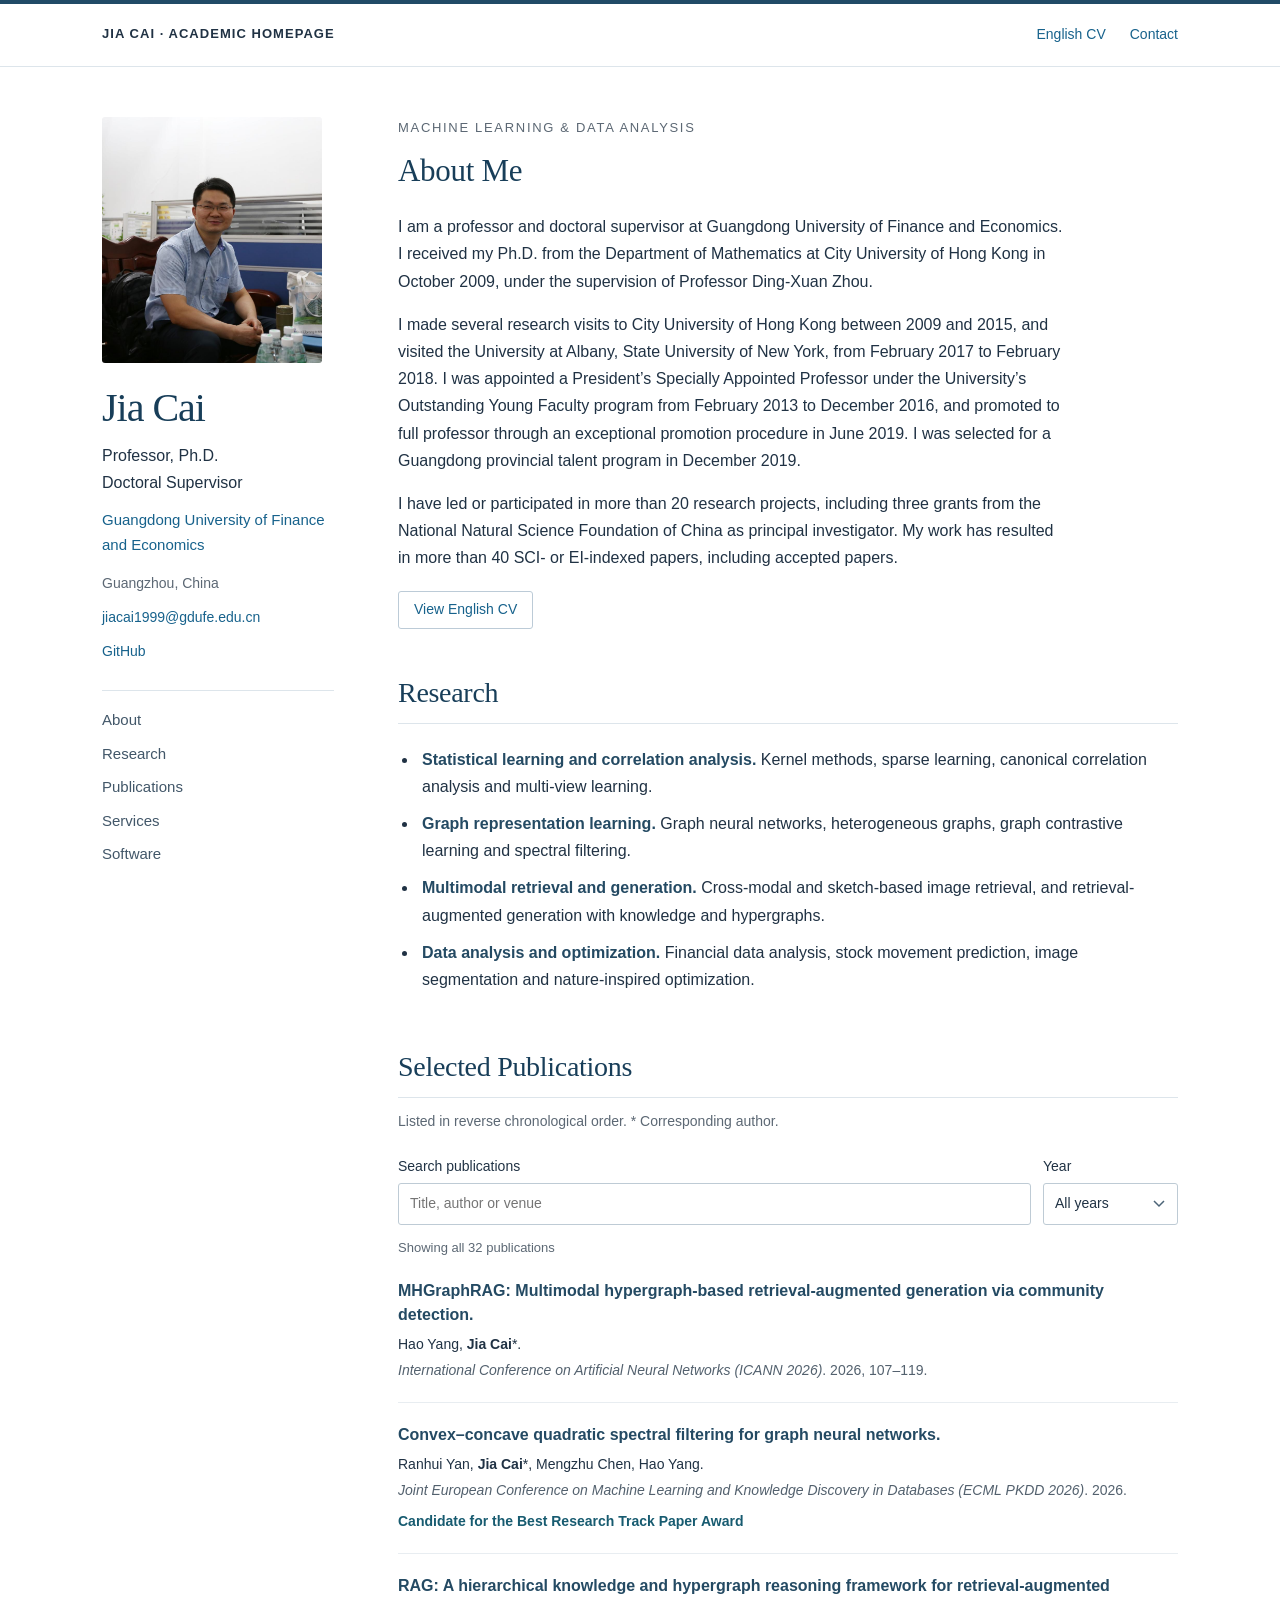
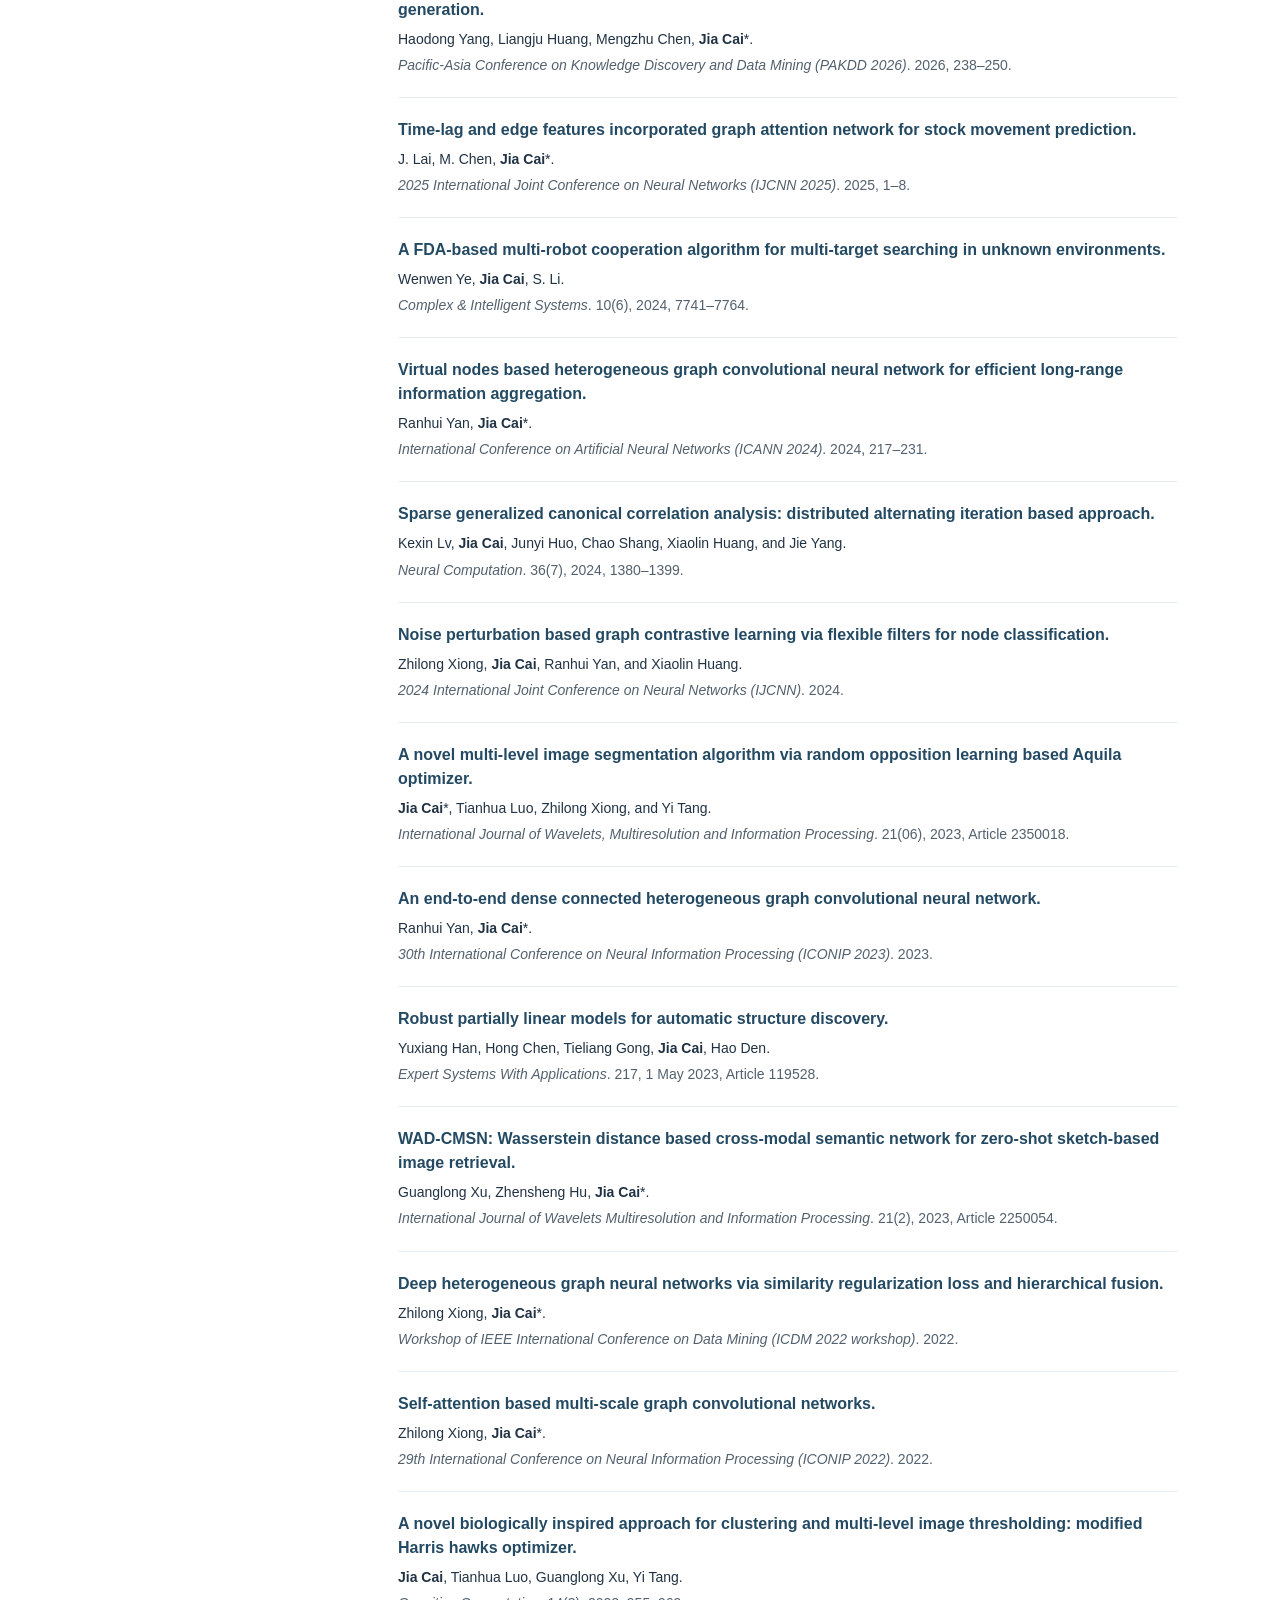
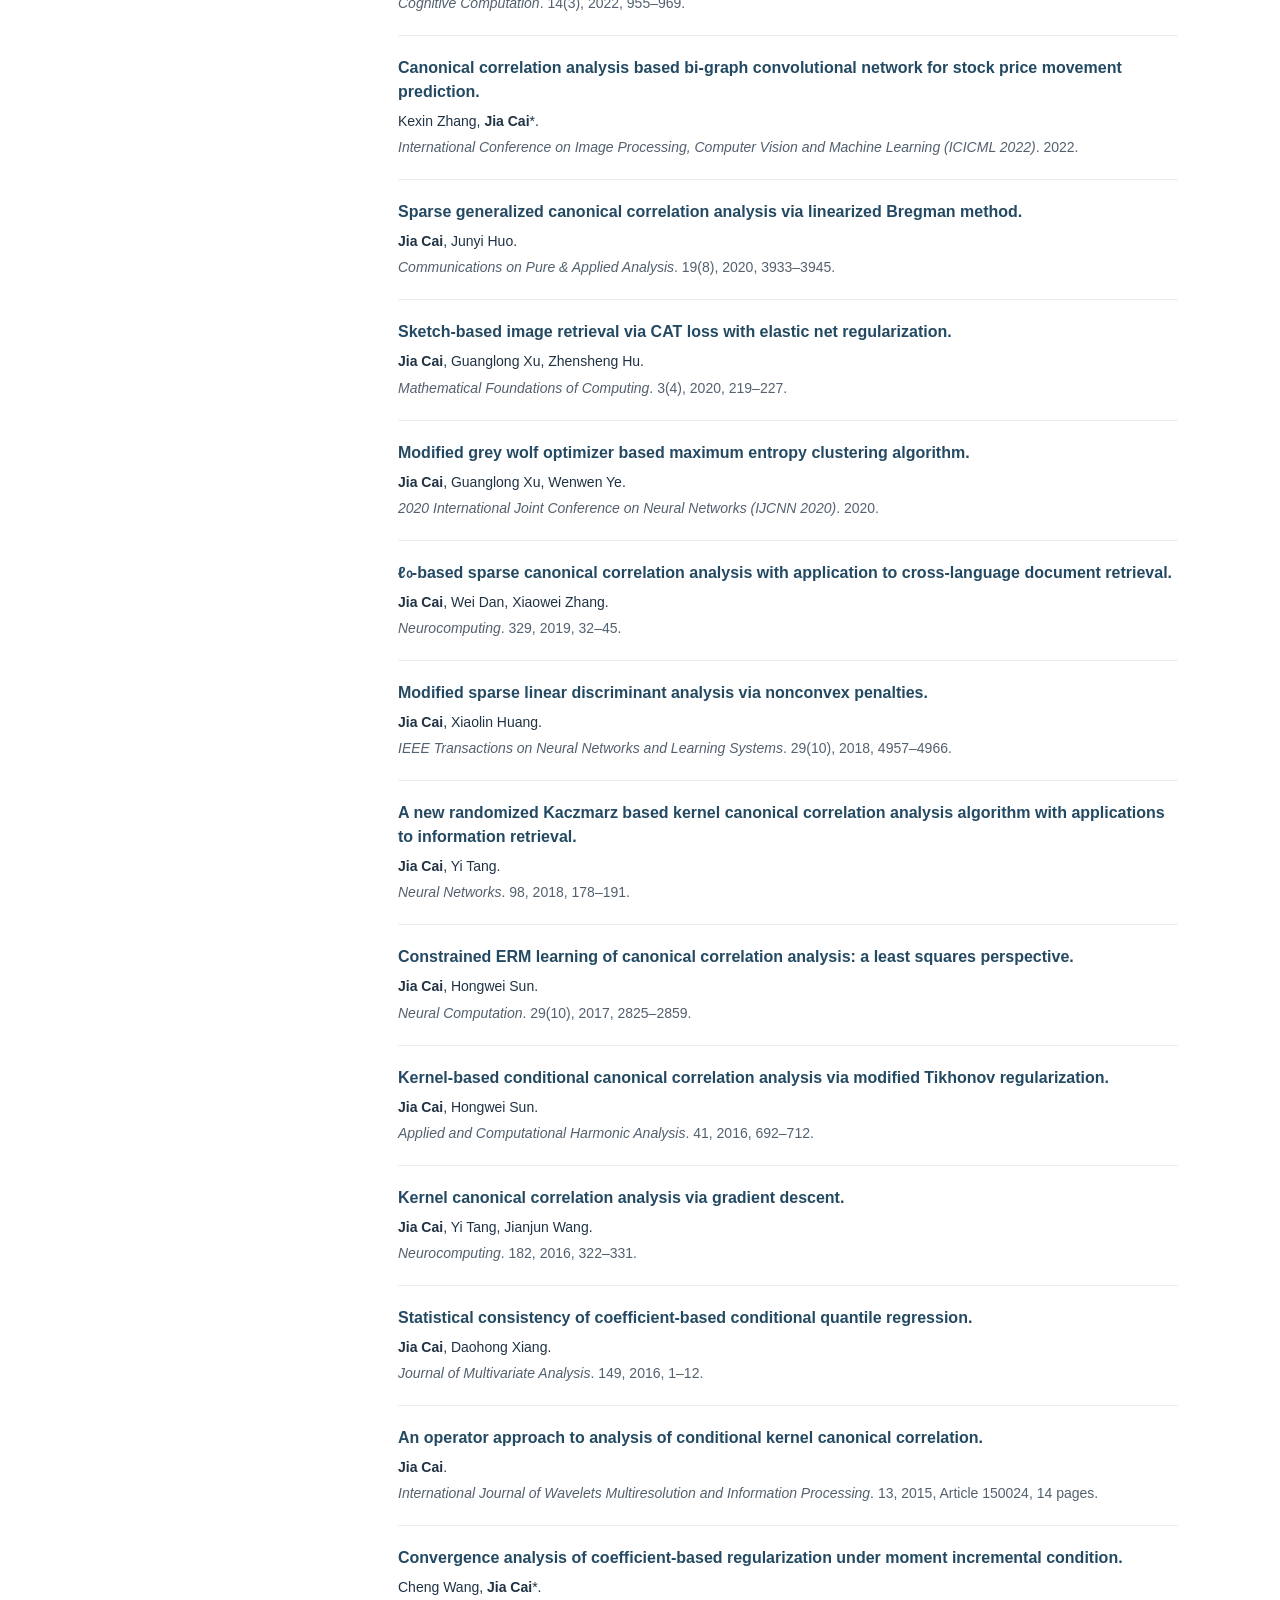
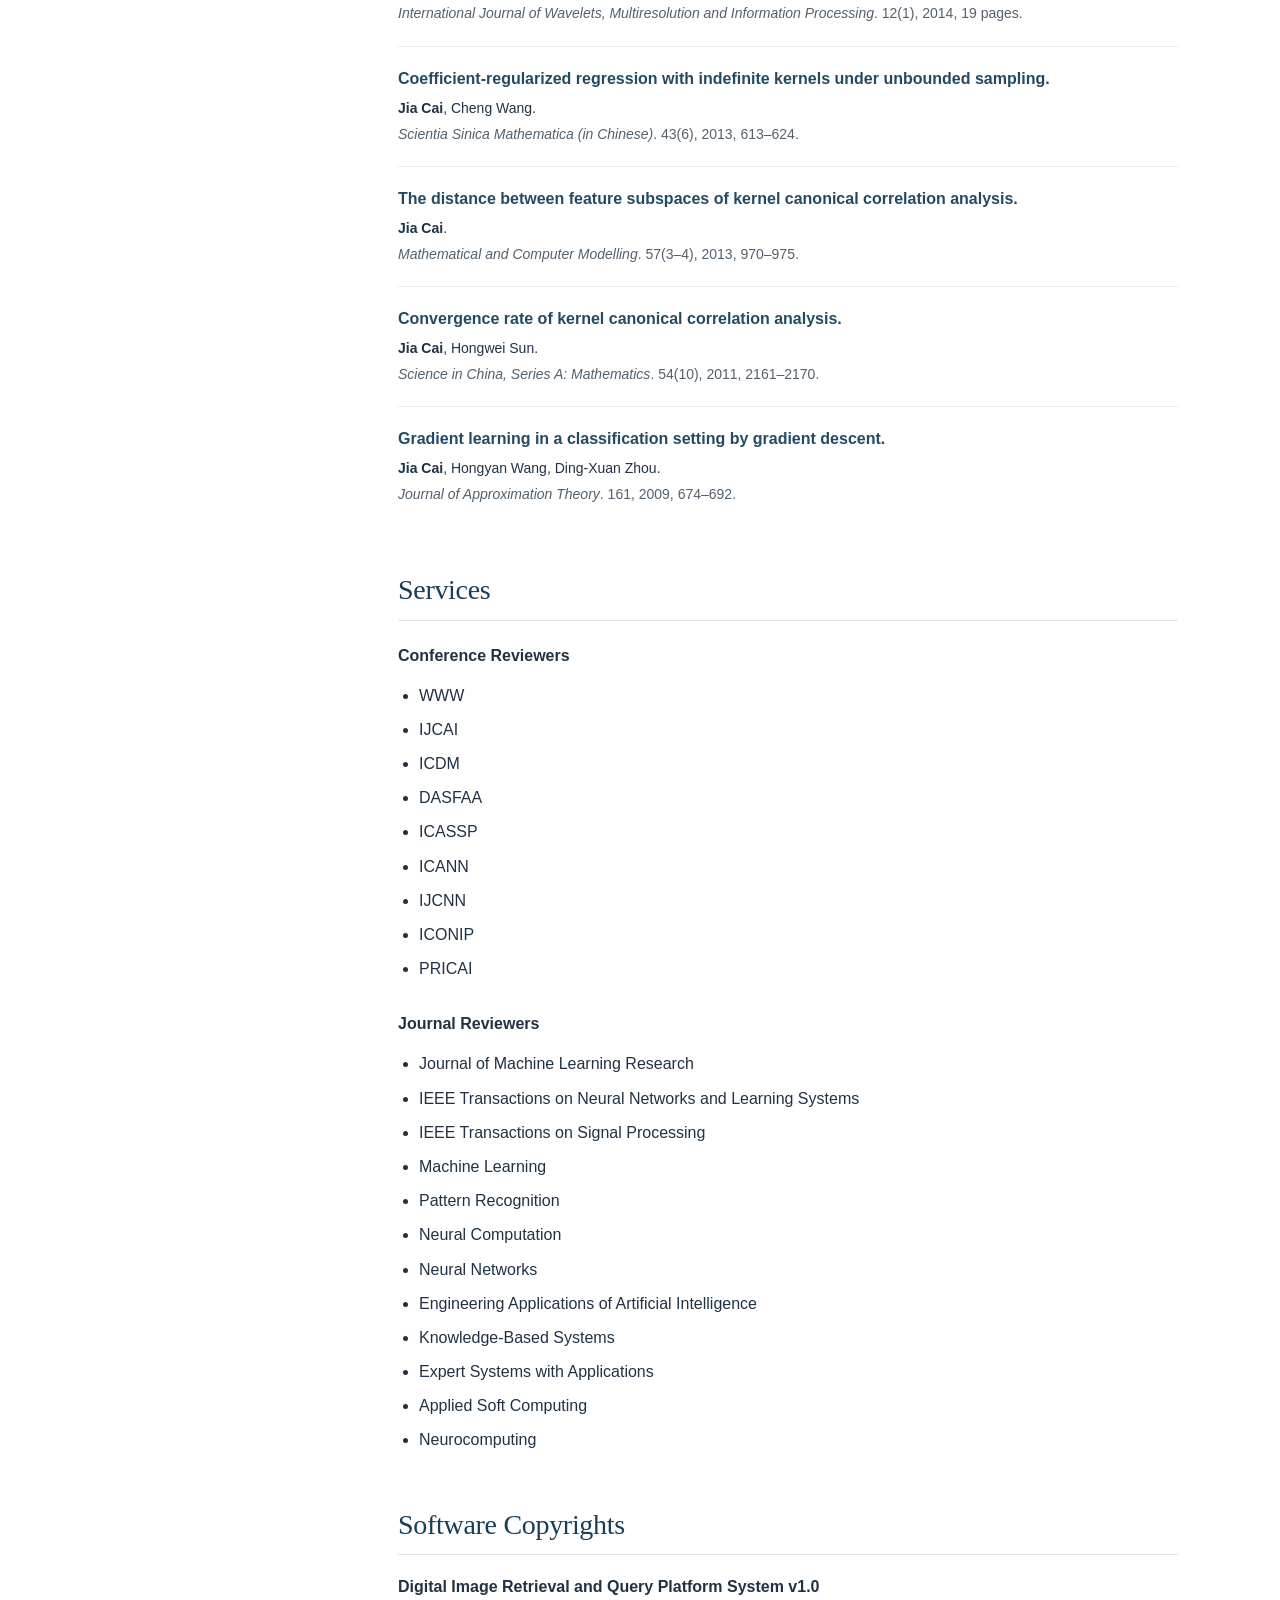
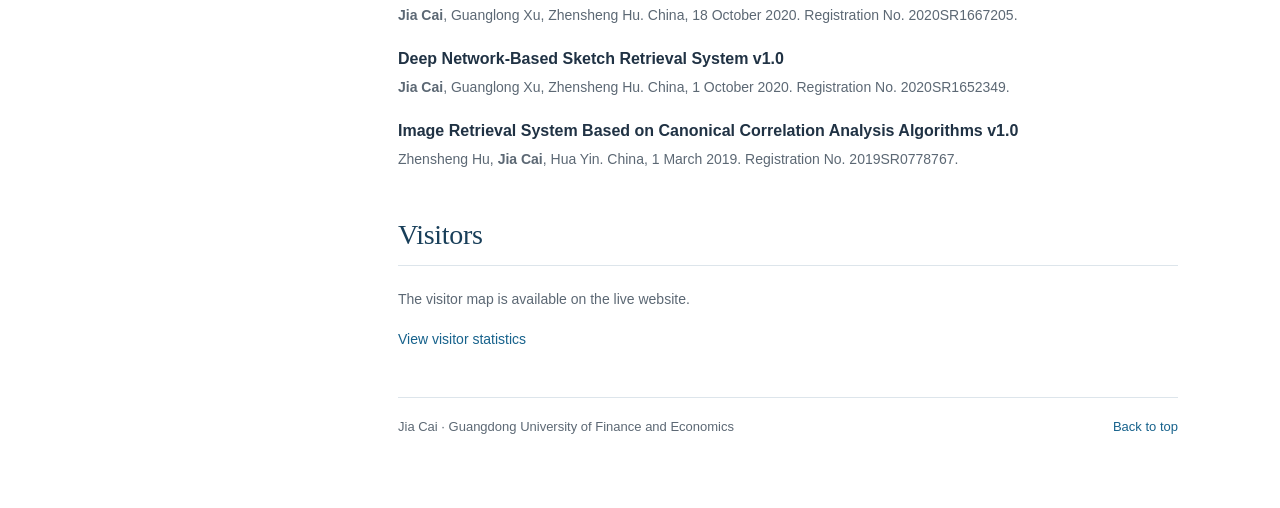
<file: index.html>
<!doctype html>
<html lang="en"><head><meta charset="utf-8"><meta name="viewport" content="width=device-width, initial-scale=1"><meta name="color-scheme" content="light"><meta name="description" content="Jia Cai · Guangdong University of Finance and Economics · Research and academic publications."><title>Jia Cai | Academic Homepage</title><link rel="icon" href="assets/favicon.svg" type="image/svg+xml"><link rel="stylesheet" href="assets/style.css"><script src="assets/main.js" defer=""></script></head>
<body><a class="skip" href="#main">Skip to content</a>
<header class="topbar"><div class="topbar-inner"><span class="topbrand">Jia Cai · Academic Homepage</span><div class="toplinks"><a href="cv.html">English CV</a><a href="mailto:jiacai1999@gdufe.edu.cn">Contact</a></div></div></header>
<div class="layout"><aside class="profile" aria-label="Profile and navigation">
<img class="portrait" src="[data-uri]" alt="Jia Cai" width="220" height="246">
<h1>Jia Cai</h1><p class="role">Professor, Ph.D.<br>Doctoral Supervisor</p>
<p class="affiliation"><a href="https://english.gdufe.edu.cn/">Guangdong University of Finance and Economics</a></p><p class="location">Guangzhou, China</p>
<a class="email" href="mailto:jiacai1999@gdufe.edu.cn">jiacai1999@gdufe.edu.cn</a>
<a class="profile-github" href="https://github.com/jiacai1999">GitHub</a><nav class="profile-nav" aria-label="Sections"><a href="#about">About</a><a href="#research">Research</a><a href="#publications">Publications</a><a href="#service">Services</a><a href="#software">Software</a></nav></aside>
<main class="main" id="main">
<section class="intro" id="about"><p class="intro-label">Machine Learning &amp; Data Analysis</p><h2>About Me</h2>



<p>I am a professor and doctoral supervisor at Guangdong University of Finance and Economics. I received my Ph.D. from the Department of Mathematics at City University of Hong Kong in October 2009, under the supervision of Professor Ding-Xuan Zhou.</p><p>I made several research visits to City University of Hong Kong between 2009 and 2015, and visited the University at Albany, State University of New York, from February 2017 to February 2018. I was appointed a President’s Specially Appointed Professor under the University’s Outstanding Young Faculty program from February 2013 to December 2016, and promoted to full professor through an exceptional promotion procedure in June 2019. I was selected for a Guangdong provincial talent program in December 2019.</p><p>I have led or participated in more than 20 research projects, including three grants from the National Natural Science Foundation of China as principal investigator. My work has resulted in more than 40 SCI- or EI-indexed papers, including accepted papers.</p><a class="cv-link" href="cv.html">View English CV</a></section>
<section id="research"><h2>Research</h2><ul class="research-list"><li><strong>Statistical learning and correlation analysis.</strong> Kernel methods, sparse learning, canonical correlation analysis and multi-view learning.</li><li><strong>Graph representation learning.</strong> Graph neural networks, heterogeneous graphs, graph contrastive learning and spectral filtering.</li><li><strong>Multimodal retrieval and generation.</strong> Cross-modal and sketch-based image retrieval, and retrieval-augmented generation with knowledge and hypergraphs.</li><li><strong>Data analysis and optimization.</strong> Financial data analysis, stock movement prediction, image segmentation and nature-inspired optimization.</li></ul></section>
<section id="publications"><h2>Selected Publications</h2><p class="section-note">Listed in reverse chronological order. * Corresponding author.</p>
<div class="pub-tools" hidden=""><label class="field" for="publication-search">Search publications<input id="publication-search" type="search" placeholder="Title, author or venue" autocomplete="off"></label><label class="field field-year" for="publication-year">Year<select id="publication-year"><option value="all">All years</option><option value="2026">2026</option><option value="2025">2025</option><option value="2024">2024</option><option value="2023">2023</option><option value="2022">2022</option><option value="2020">2020</option><option value="2019">2019</option><option value="2018">2018</option><option value="2017">2017</option><option value="2016">2016</option><option value="2015">2015</option><option value="2014">2014</option><option value="2013">2013</option><option value="2011">2011</option><option value="2009">2009</option></select></label></div><p class="pub-count" id="publication-count" role="status" aria-live="polite">Showing all 32 publications</p><ol class="publications"><li class="paper" data-year="2026"><div class="paper-body"><div class="paper-title">MHGraphRAG: Multimodal hypergraph-based retrieval-augmented generation via community detection.</div><p class="authors">Hao Yang, <strong>Jia Cai</strong>*.</p><p class="venue"><em>International Conference on Artificial Neural Networks (ICANN 2026)</em>. 2026, 107–119.</p></div></li><li class="paper" data-year="2026"><div class="paper-body"><div class="paper-title">Convex–concave quadratic spectral filtering for graph neural networks.</div><p class="authors">Ranhui Yan, <strong>Jia Cai</strong>*, Mengzhu Chen, Hao Yang.</p><p class="venue"><em>Joint European Conference on Machine Learning and Knowledge Discovery in Databases (ECML PKDD 2026)</em>. 2026.</p><p class="paper-highlight">Candidate for the Best Research Track Paper Award</p></div></li><li class="paper" data-year="2026"><div class="paper-body"><div class="paper-title">RAG: A hierarchical knowledge and hypergraph reasoning framework for retrieval-augmented generation.</div><p class="authors">Haodong Yang, Liangju Huang, Mengzhu Chen, <strong>Jia Cai</strong>*.</p><p class="venue"><em>Pacific-Asia Conference on Knowledge Discovery and Data Mining (PAKDD 2026)</em>. 2026, 238–250.</p></div></li><li class="paper" data-year="2025"><div class="paper-body"><div class="paper-title">Time-lag and edge features incorporated graph attention network for stock movement prediction.</div><p class="authors">J. Lai, M. Chen, <strong>Jia Cai</strong>*.</p><p class="venue"><em>2025 International Joint Conference on Neural Networks (IJCNN 2025)</em>. 2025, 1–8.</p></div></li><li class="paper" data-year="2024"><div class="paper-body"><div class="paper-title">A FDA-based multi-robot cooperation algorithm for multi-target searching in unknown environments.</div><p class="authors">Wenwen Ye, <strong>Jia Cai</strong>, S. Li.</p><p class="venue"><em>Complex &amp; Intelligent Systems</em>. 10(6), 2024, 7741–7764.</p></div></li><li class="paper" data-year="2024"><div class="paper-body"><div class="paper-title">Virtual nodes based heterogeneous graph convolutional neural network for efficient long-range information aggregation.</div><p class="authors">Ranhui Yan, <strong>Jia Cai</strong>*.</p><p class="venue"><em>International Conference on Artificial Neural Networks (ICANN 2024)</em>. 2024, 217–231.</p></div></li><li class="paper" data-year="2024"><div class="paper-body"><div class="paper-title">Sparse generalized canonical correlation analysis: distributed alternating iteration based approach.</div><p class="authors">Kexin Lv, <strong>Jia Cai</strong>, Junyi Huo, Chao Shang, Xiaolin Huang, and Jie Yang.</p><p class="venue"><em>Neural Computation</em>. 36(7), 2024, 1380–1399.</p></div></li><li class="paper" data-year="2024"><div class="paper-body"><div class="paper-title">Noise perturbation based graph contrastive learning via flexible filters for node classification.</div><p class="authors">Zhilong Xiong, <strong>Jia Cai</strong>, Ranhui Yan, and Xiaolin Huang.</p><p class="venue"><em>2024 International Joint Conference on Neural Networks (IJCNN)</em>. 2024.</p></div></li><li class="paper" data-year="2023"><div class="paper-body"><div class="paper-title">A novel multi-level image segmentation algorithm via random opposition learning based Aquila optimizer.</div><p class="authors"><strong>Jia Cai</strong>*, Tianhua Luo, Zhilong Xiong, and Yi Tang.</p><p class="venue"><em>International Journal of Wavelets, Multiresolution and Information Processing</em>. 21(06), 2023, Article 2350018.</p></div></li><li class="paper" data-year="2023"><div class="paper-body"><div class="paper-title">An end-to-end dense connected heterogeneous graph convolutional neural network.</div><p class="authors">Ranhui Yan, <strong>Jia Cai</strong>*.</p><p class="venue"><em>30th International Conference on Neural Information Processing (ICONIP 2023)</em>. 2023.</p></div></li><li class="paper" data-year="2023"><div class="paper-body"><div class="paper-title">Robust partially linear models for automatic structure discovery.</div><p class="authors">Yuxiang Han, Hong Chen, Tieliang Gong, <strong>Jia Cai</strong>, Hao Den.</p><p class="venue"><em>Expert Systems With Applications</em>. 217, 1 May 2023, Article 119528.</p></div></li><li class="paper" data-year="2023"><div class="paper-body"><div class="paper-title">WAD-CMSN: Wasserstein distance based cross-modal semantic network for zero-shot sketch-based image retrieval.</div><p class="authors">Guanglong Xu, Zhensheng Hu, <strong>Jia Cai</strong>*.</p><p class="venue"><em>International Journal of Wavelets Multiresolution and Information Processing</em>. 21(2), 2023, Article 2250054.</p></div></li><li class="paper" data-year="2022"><div class="paper-body"><div class="paper-title">Deep heterogeneous graph neural networks via similarity regularization loss and hierarchical fusion.</div><p class="authors">Zhilong Xiong, <strong>Jia Cai</strong>*.</p><p class="venue"><em>Workshop of IEEE International Conference on Data Mining (ICDM 2022 workshop)</em>. 2022.</p></div></li><li class="paper" data-year="2022"><div class="paper-body"><div class="paper-title">Self-attention based multi-scale graph convolutional networks.</div><p class="authors">Zhilong Xiong, <strong>Jia Cai</strong>*.</p><p class="venue"><em>29th International Conference on Neural Information Processing (ICONIP 2022)</em>. 2022.</p></div></li><li class="paper" data-year="2022"><div class="paper-body"><div class="paper-title">A novel biologically inspired approach for clustering and multi-level image thresholding: modified Harris hawks optimizer.</div><p class="authors"><strong>Jia Cai</strong>, Tianhua Luo, Guanglong Xu, Yi Tang.</p><p class="venue"><em>Cognitive Computation</em>. 14(3), 2022, 955–969.</p></div></li><li class="paper" data-year="2022"><div class="paper-body"><div class="paper-title">Canonical correlation analysis based bi-graph convolutional network for stock price movement prediction.</div><p class="authors">Kexin Zhang, <strong>Jia Cai</strong>*.</p><p class="venue"><em>International Conference on Image Processing, Computer Vision and Machine Learning (ICICML 2022)</em>. 2022.</p></div></li><li class="paper" data-year="2020"><div class="paper-body"><div class="paper-title">Sparse generalized canonical correlation analysis via linearized Bregman method.</div><p class="authors"><strong>Jia Cai</strong>, Junyi Huo.</p><p class="venue"><em>Communications on Pure &amp; Applied Analysis</em>. 19(8), 2020, 3933–3945.</p></div></li><li class="paper" data-year="2020"><div class="paper-body"><div class="paper-title">Sketch-based image retrieval via CAT loss with elastic net regularization.</div><p class="authors"><strong>Jia Cai</strong>, Guanglong Xu, Zhensheng Hu.</p><p class="venue"><em>Mathematical Foundations of Computing</em>. 3(4), 2020, 219–227.</p></div></li><li class="paper" data-year="2020"><div class="paper-body"><div class="paper-title">Modified grey wolf optimizer based maximum entropy clustering algorithm.</div><p class="authors"><strong>Jia Cai</strong>, Guanglong Xu, Wenwen Ye.</p><p class="venue"><em>2020 International Joint Conference on Neural Networks (IJCNN 2020)</em>. 2020.</p></div></li><li class="paper" data-year="2019"><div class="paper-body"><div class="paper-title">ℓ₀-based sparse canonical correlation analysis with application to cross-language document retrieval.</div><p class="authors"><strong>Jia Cai</strong>, Wei Dan, Xiaowei Zhang.</p><p class="venue"><em>Neurocomputing</em>. 329, 2019, 32–45.</p></div></li><li class="paper" data-year="2018"><div class="paper-body"><div class="paper-title">Modified sparse linear discriminant analysis via nonconvex penalties.</div><p class="authors"><strong>Jia Cai</strong>, Xiaolin Huang.</p><p class="venue"><em>IEEE Transactions on Neural Networks and Learning Systems</em>. 29(10), 2018, 4957–4966.</p></div></li><li class="paper" data-year="2018"><div class="paper-body"><div class="paper-title">A new randomized Kaczmarz based kernel canonical correlation analysis algorithm with applications to information retrieval.</div><p class="authors"><strong>Jia Cai</strong>, Yi Tang.</p><p class="venue"><em>Neural Networks</em>. 98, 2018, 178–191.</p></div></li><li class="paper" data-year="2017"><div class="paper-body"><div class="paper-title">Constrained ERM learning of canonical correlation analysis: a least squares perspective.</div><p class="authors"><strong>Jia Cai</strong>, Hongwei Sun.</p><p class="venue"><em>Neural Computation</em>. 29(10), 2017, 2825–2859.</p></div></li><li class="paper" data-year="2016"><div class="paper-body"><div class="paper-title">Kernel-based conditional canonical correlation analysis via modified Tikhonov regularization.</div><p class="authors"><strong>Jia Cai</strong>, Hongwei Sun.</p><p class="venue"><em>Applied and Computational Harmonic Analysis</em>. 41, 2016, 692–712.</p></div></li><li class="paper" data-year="2016"><div class="paper-body"><div class="paper-title">Kernel canonical correlation analysis via gradient descent.</div><p class="authors"><strong>Jia Cai</strong>, Yi Tang, Jianjun Wang.</p><p class="venue"><em>Neurocomputing</em>. 182, 2016, 322–331.</p></div></li><li class="paper" data-year="2016"><div class="paper-body"><div class="paper-title">Statistical consistency of coefficient-based conditional quantile regression.</div><p class="authors"><strong>Jia Cai</strong>, Daohong Xiang.</p><p class="venue"><em>Journal of Multivariate Analysis</em>. 149, 2016, 1–12.</p></div></li><li class="paper" data-year="2015"><div class="paper-body"><div class="paper-title">An operator approach to analysis of conditional kernel canonical correlation.</div><p class="authors"><strong>Jia Cai</strong>.</p><p class="venue"><em>International Journal of Wavelets Multiresolution and Information Processing</em>. 13, 2015, Article 150024, 14 pages.</p></div></li><li class="paper" data-year="2014"><div class="paper-body"><div class="paper-title">Convergence analysis of coefficient-based regularization under moment incremental condition.</div><p class="authors">Cheng Wang, <strong>Jia Cai</strong>*.</p><p class="venue"><em>International Journal of Wavelets, Multiresolution and Information Processing</em>. 12(1), 2014, 19 pages.</p></div></li><li class="paper" data-year="2013"><div class="paper-body"><div class="paper-title">Coefficient-regularized regression with indefinite kernels under unbounded sampling.</div><p class="authors"><strong>Jia Cai</strong>, Cheng Wang.</p><p class="venue"><em>Scientia Sinica Mathematica (in Chinese)</em>. 43(6), 2013, 613–624.</p></div></li><li class="paper" data-year="2013"><div class="paper-body"><div class="paper-title">The distance between feature subspaces of kernel canonical correlation analysis.</div><p class="authors"><strong>Jia Cai</strong>.</p><p class="venue"><em>Mathematical and Computer Modelling</em>. 57(3–4), 2013, 970–975.</p></div></li><li class="paper" data-year="2011"><div class="paper-body"><div class="paper-title">Convergence rate of kernel canonical correlation analysis.</div><p class="authors"><strong>Jia Cai</strong>, Hongwei Sun.</p><p class="venue"><em>Science in China, Series A: Mathematics</em>. 54(10), 2011, 2161–2170.</p></div></li><li class="paper" data-year="2009"><div class="paper-body"><div class="paper-title">Gradient learning in a classification setting by gradient descent.</div><p class="authors"><strong>Jia Cai</strong>, Hongyan Wang, Ding-Xuan Zhou.</p><p class="venue"><em>Journal of Approximation Theory</em>. 161, 2009, 674–692.</p></div></li></ol><p class="empty" id="publication-empty" hidden="">No publications match your search. Try another keyword or year.</p></section><section id="service"><h2>Services</h2><div id="reviewer-services"><h3 class="service-heading">Conference Reviewers</h3><ul class="service-list"><li>WWW</li><li>IJCAI</li><li>ICDM</li><li>DASFAA</li><li>ICASSP</li><li>ICANN</li><li>IJCNN</li><li>ICONIP</li><li>PRICAI</li></ul><h3 class="service-heading">Journal Reviewers</h3><ul class="service-list"><li>Journal of Machine Learning Research</li><li>IEEE Transactions on Neural Networks and Learning Systems</li><li>IEEE Transactions on Signal Processing</li><li>Machine Learning</li><li>Pattern Recognition</li><li>Neural Computation</li><li>Neural Networks</li><li>Engineering Applications of Artificial Intelligence</li><li>Knowledge-Based Systems</li><li>Expert Systems with Applications</li><li>Applied Soft Computing</li><li>Neurocomputing</li></ul></div></section><section id="software"><h2>Software Copyrights</h2><ul class="software"><li><h3>Digital Image Retrieval and Query Platform System v1.0</h3><p><strong>Jia Cai</strong>, Guanglong Xu, Zhensheng Hu. China, 18 October 2020. Registration No. 2020SR1667205.</p></li><li><h3>Deep Network-Based Sketch Retrieval System v1.0</h3><p><strong>Jia Cai</strong>, Guanglong Xu, Zhensheng Hu. China, 1 October 2020. Registration No. 2020SR1652349.</p></li><li><h3>Image Retrieval System Based on Canonical Correlation Analysis Algorithms v1.0</h3><p>Zhensheng Hu, <strong>Jia Cai</strong>, Hua Yin. China, 1 March 2019. Registration No. 2019SR0778767.</p></li></ul></section><section id="visitors"><h2>Visitors</h2><div id="visitor-map" data-widget-src="https://mapmyvisitors.com/map.js?d=szvL_T_7zQCtHbOSD461L-W_UhIlQwEbaZddHyyxJeQ&amp;cl=ffffff&amp;w=a" data-widget-kind="script" data-site-host="jiacai1999.github.io"><p class="visitor-local-note">The visitor map is available on the live website.</p></div><p class="visitor-caption"><a target="_blank" rel="noopener" href="https://mapmyvisitors.com/web/1c9ma">View visitor statistics</a></p></section><footer><span>Jia Cai · Guangdong University of Finance and Economics</span><a href="#about">Back to top</a></footer></main></div></body></html>
</file>
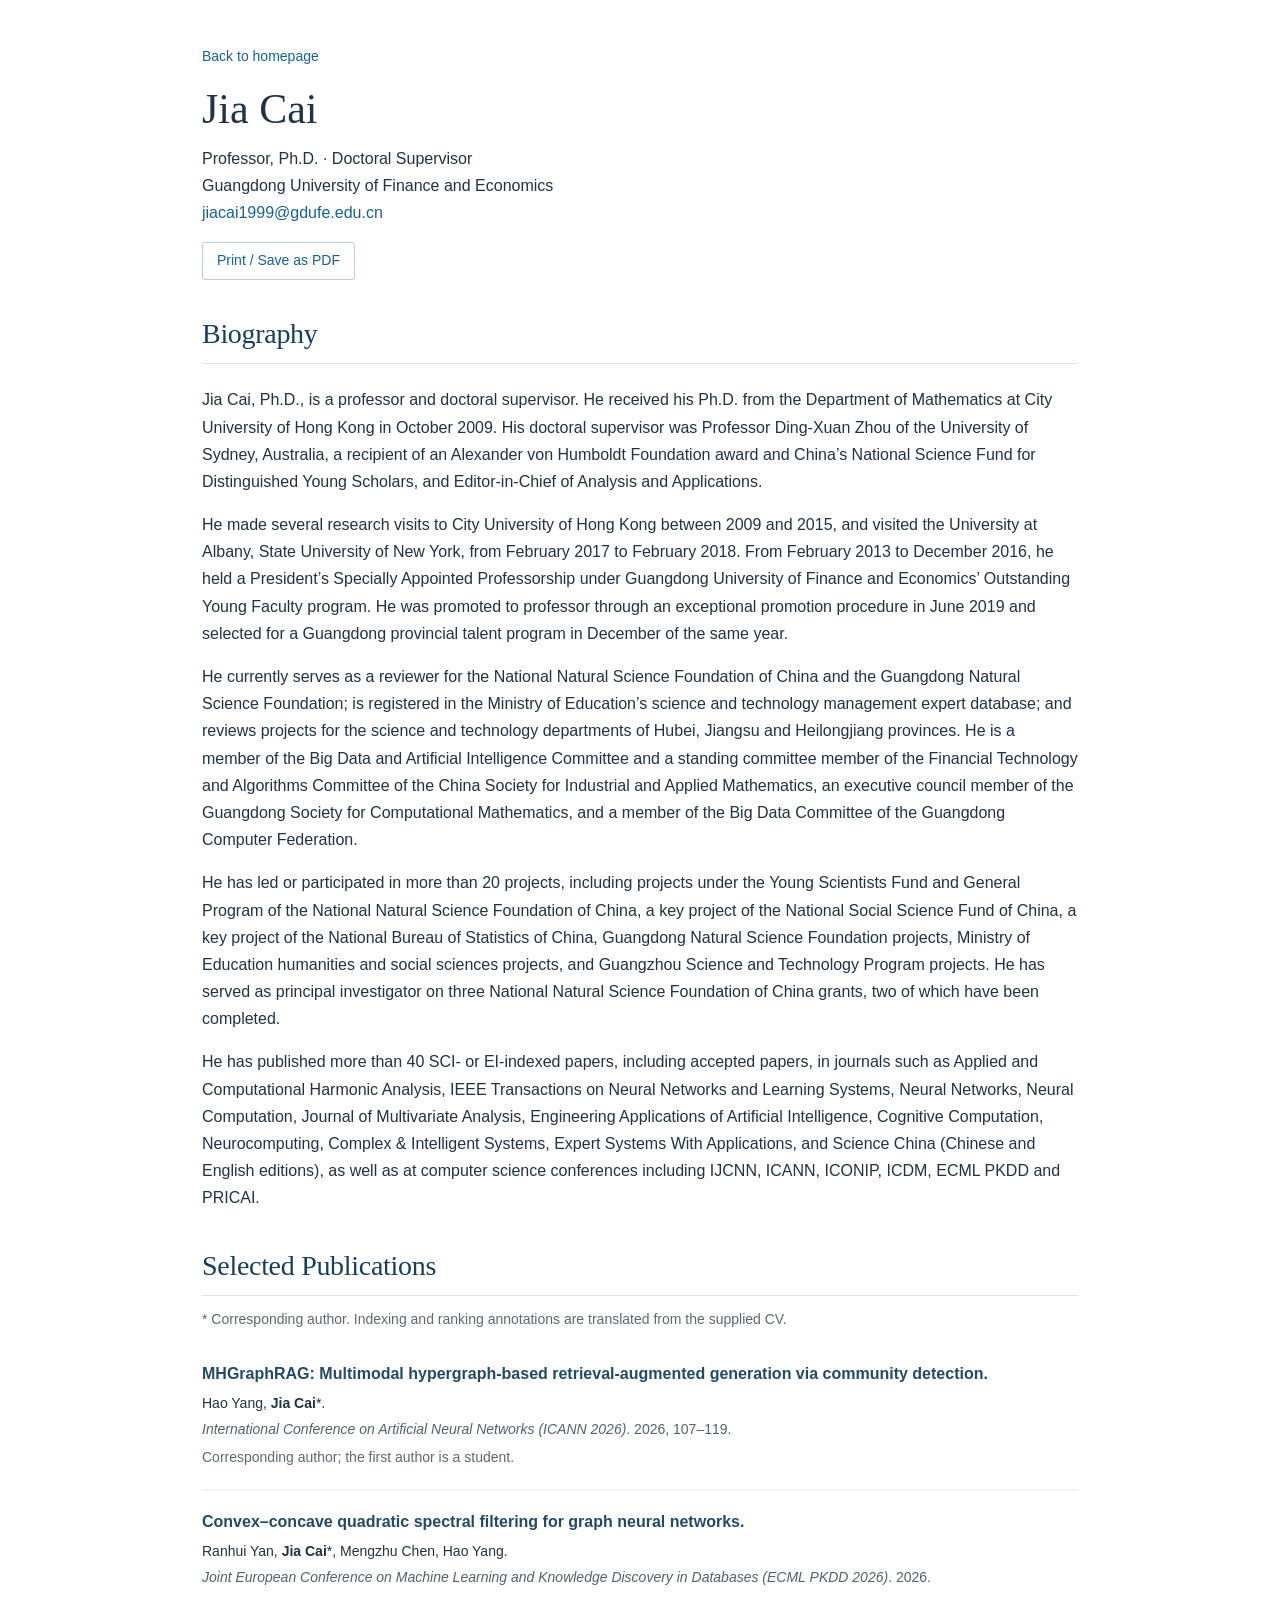
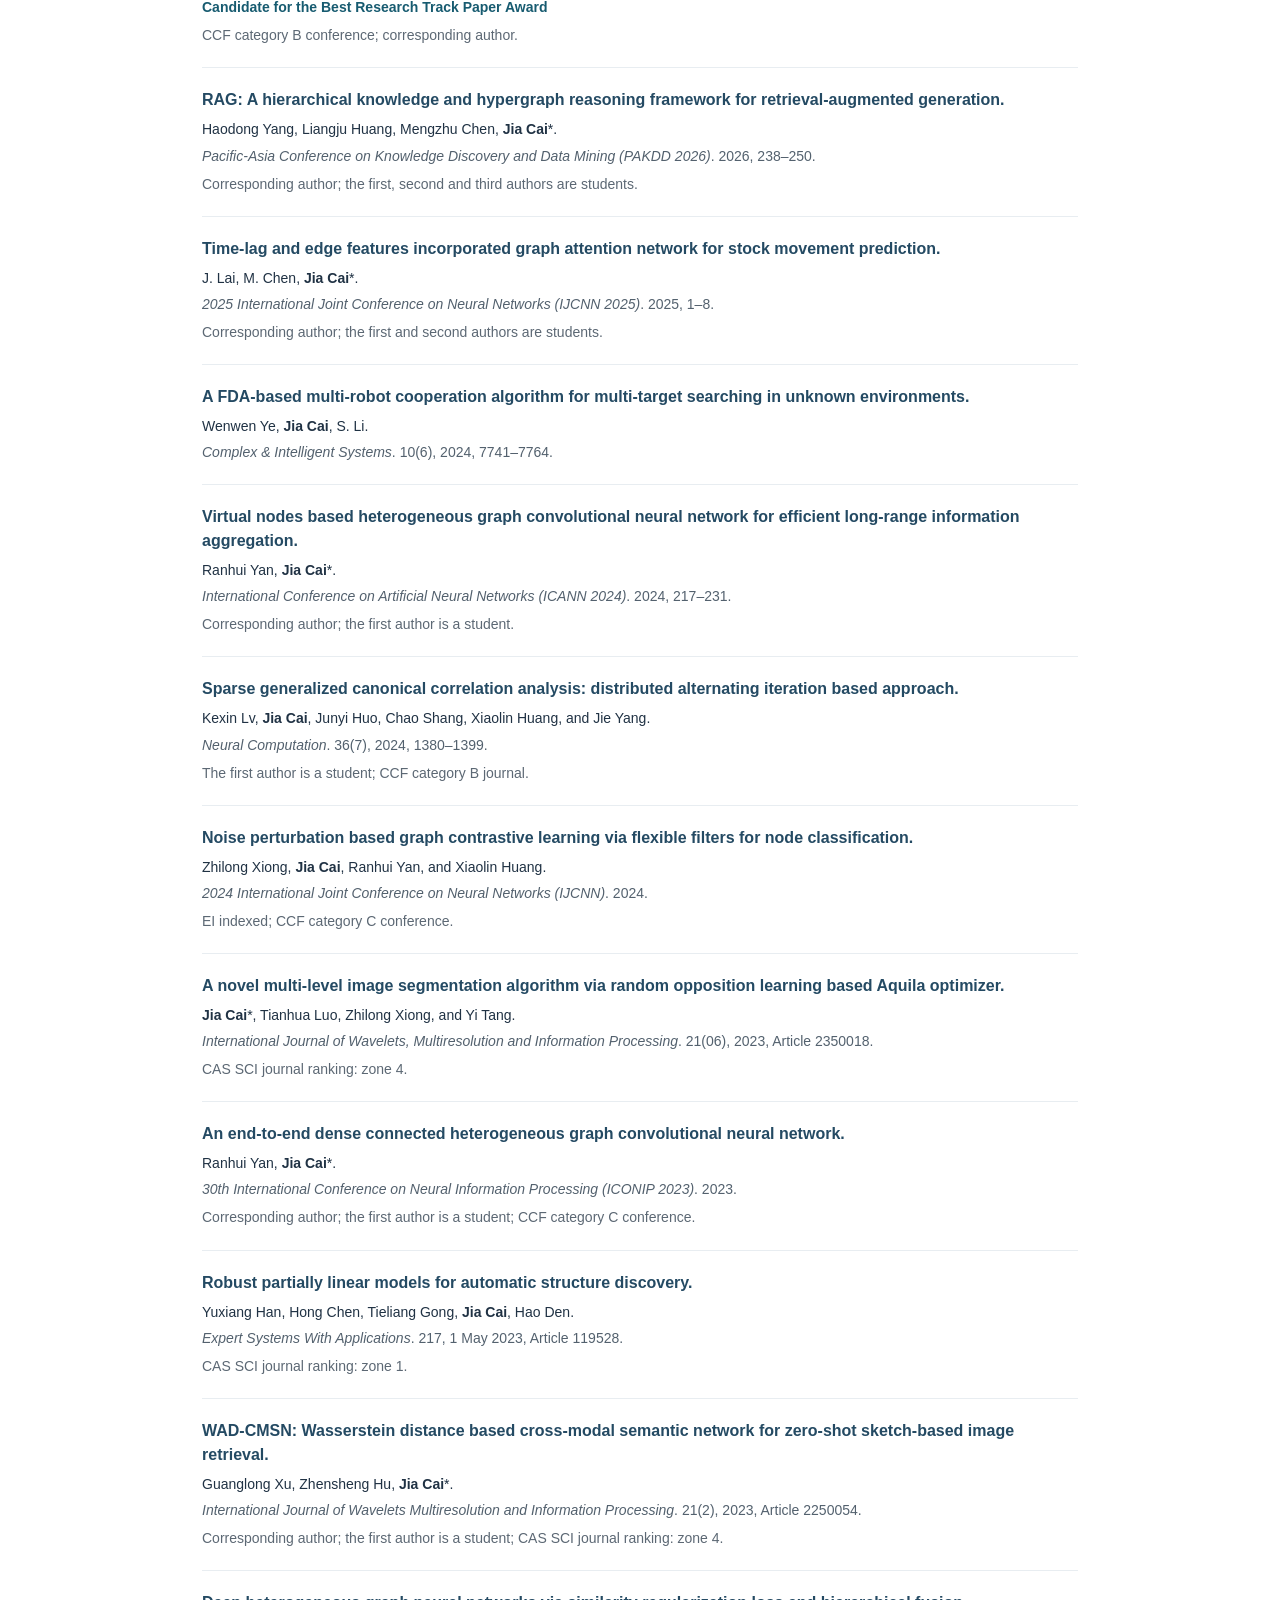
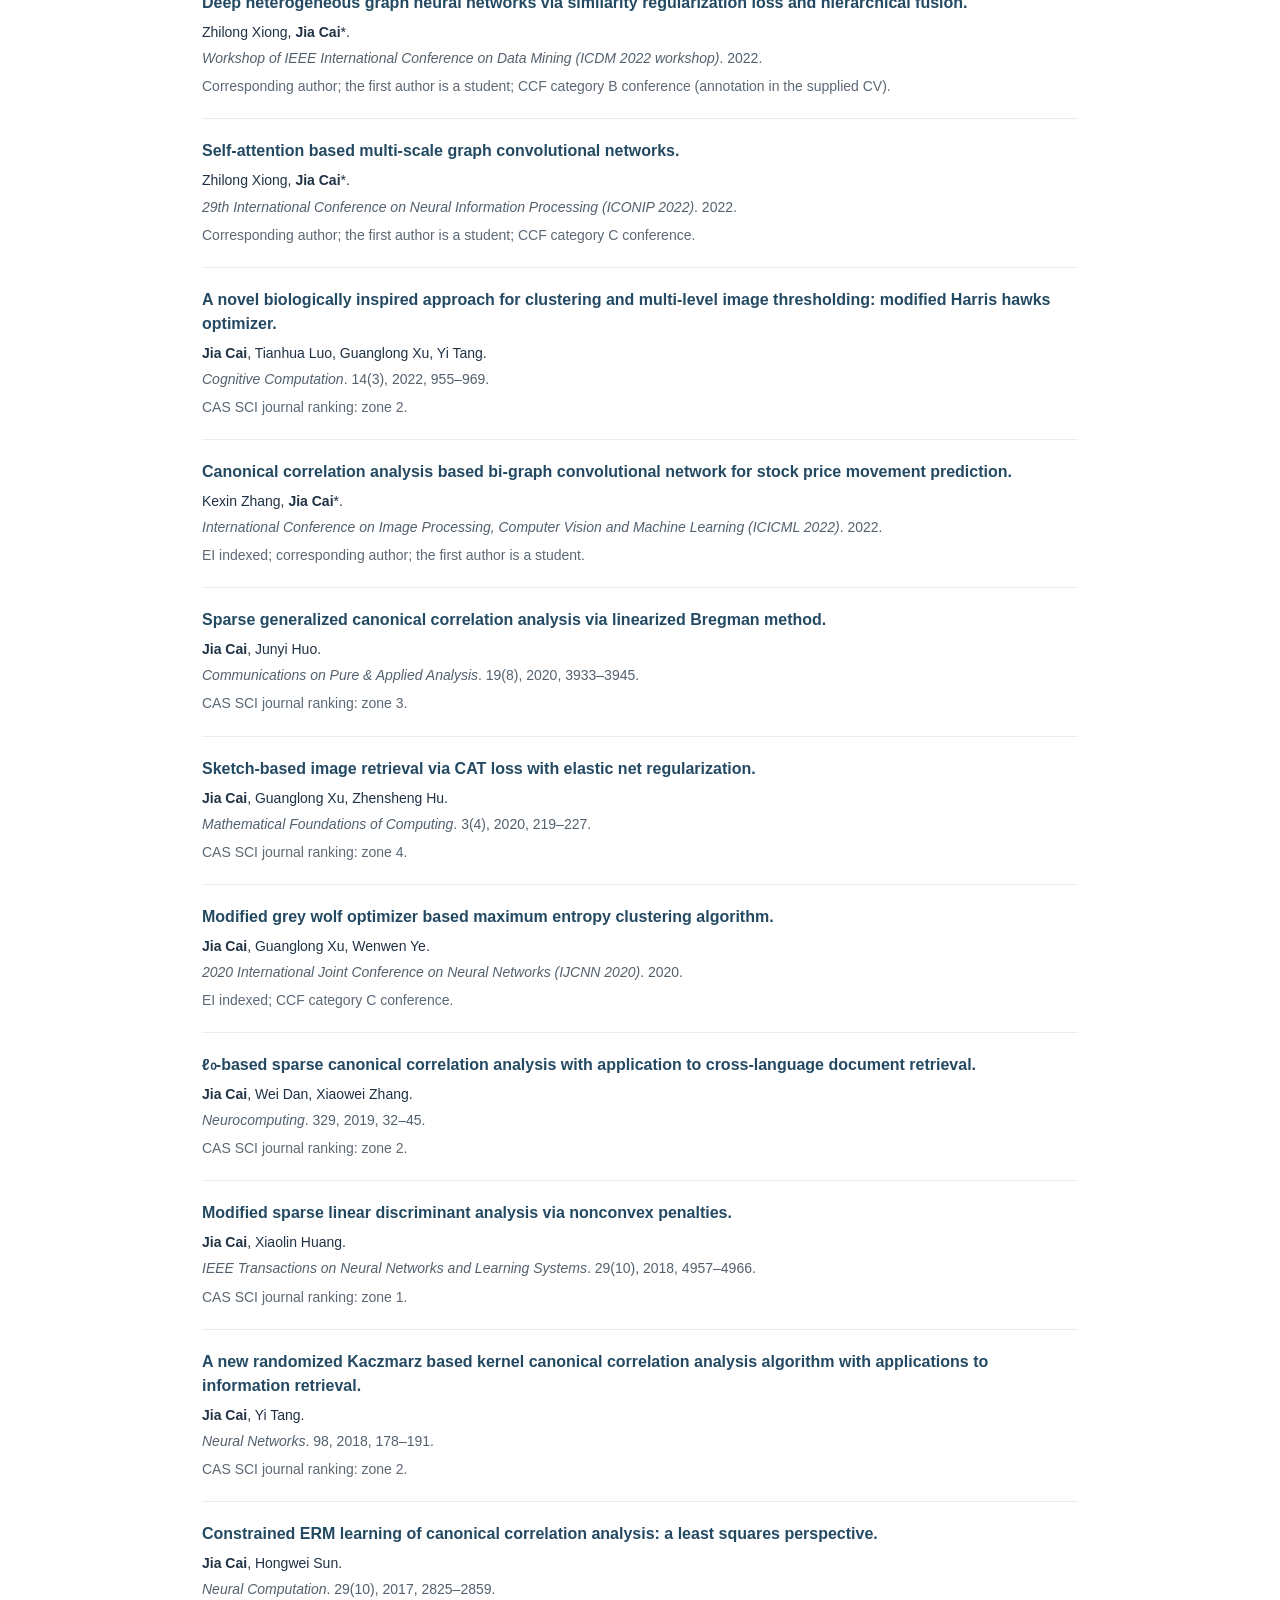
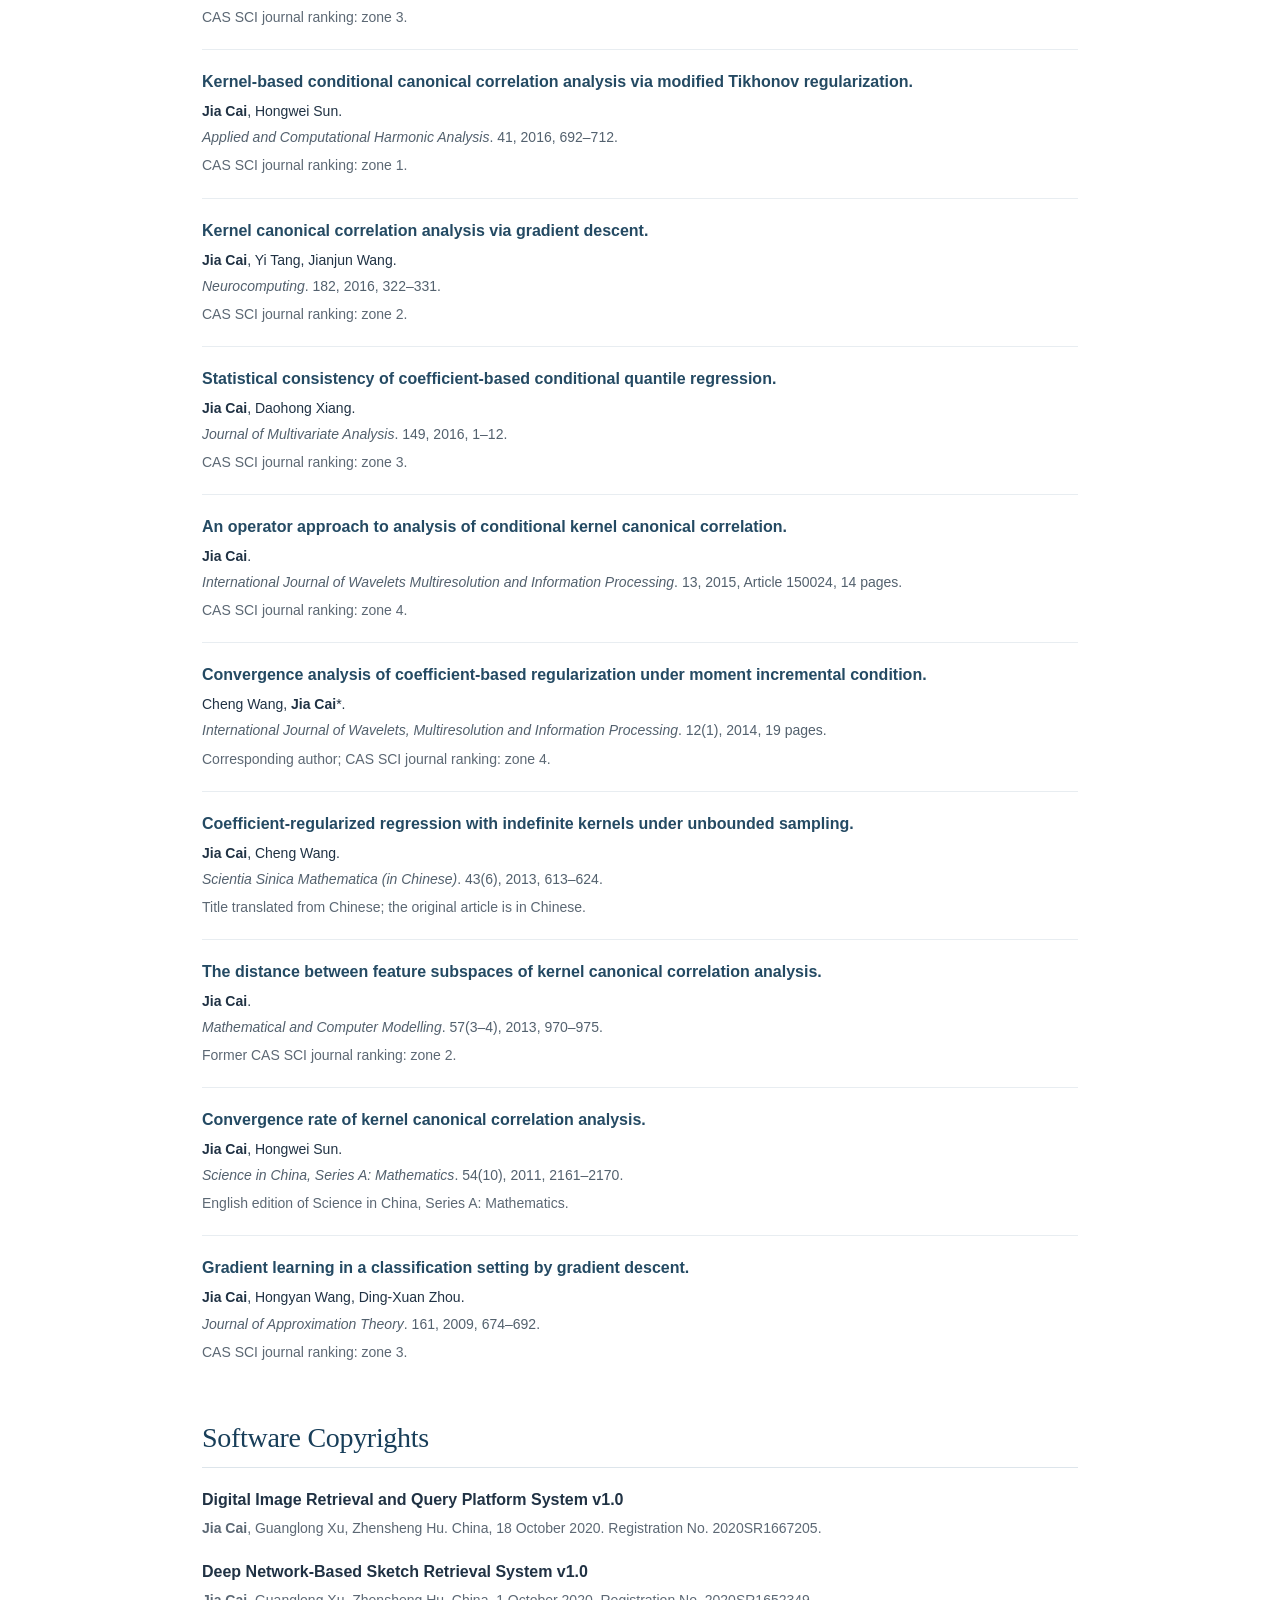
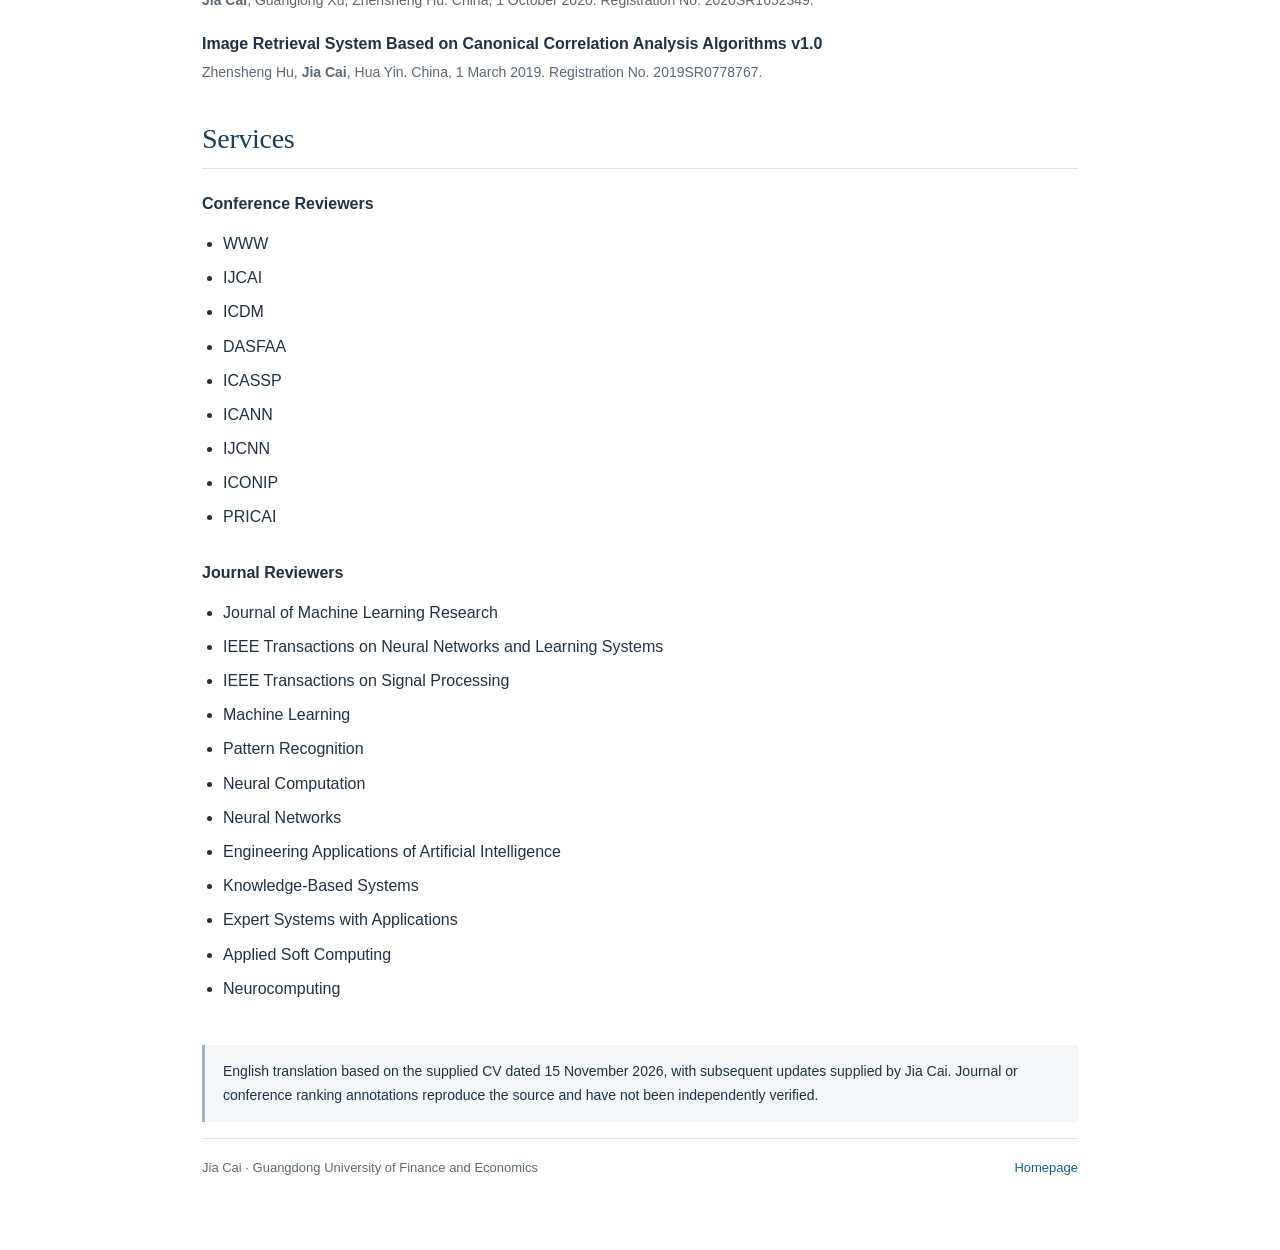
<file: cv.html>
<!doctype html>
<html lang="en"><head><meta charset="utf-8"><meta name="viewport" content="width=device-width, initial-scale=1"><meta name="color-scheme" content="light"><meta name="description" content="Jia Cai · Guangdong University of Finance and Economics · Research and academic publications."><title>Jia Cai | English Curriculum Vitae</title><link rel="icon" href="assets/favicon.svg" type="image/svg+xml"><link rel="stylesheet" href="assets/style.css"><script src="assets/main.js" defer=""></script></head><body><main class="cv-page"><a class="back" href="index.html">Back to homepage</a><h1>Jia Cai</h1><p>Professor, Ph.D. · Doctoral Supervisor<br>Guangdong University of Finance and Economics<br><a href="mailto:jiacai1999@gdufe.edu.cn">jiacai1999@gdufe.edu.cn</a></p><button class="print-control" id="print-cv" hidden="">Print / Save as PDF</button><section><h2>Biography</h2><p>Jia Cai, Ph.D., is a professor and doctoral supervisor. He received his Ph.D. from the Department of Mathematics at City University of Hong Kong in October 2009. His doctoral supervisor was Professor Ding-Xuan Zhou of the University of Sydney, Australia, a recipient of an Alexander von Humboldt Foundation award and China’s National Science Fund for Distinguished Young Scholars, and Editor-in-Chief of Analysis and Applications.</p><p>He made several research visits to City University of Hong Kong between 2009 and 2015, and visited the University at Albany, State University of New York, from February 2017 to February 2018. From February 2013 to December 2016, he held a President’s Specially Appointed Professorship under Guangdong University of Finance and Economics’ Outstanding Young Faculty program. He was promoted to professor through an exceptional promotion procedure in June 2019 and selected for a Guangdong provincial talent program in December of the same year.</p><p>He currently serves as a reviewer for the National Natural Science Foundation of China and the Guangdong Natural Science Foundation; is registered in the Ministry of Education’s science and technology management expert database; and reviews projects for the science and technology departments of Hubei, Jiangsu and Heilongjiang provinces. He is a member of the Big Data and Artificial Intelligence Committee and a standing committee member of the Financial Technology and Algorithms Committee of the China Society for Industrial and Applied Mathematics, an executive council member of the Guangdong Society for Computational Mathematics, and a member of the Big Data Committee of the Guangdong Computer Federation.</p><p>He has led or participated in more than 20 projects, including projects under the Young Scientists Fund and General Program of the National Natural Science Foundation of China, a key project of the National Social Science Fund of China, a key project of the National Bureau of Statistics of China, Guangdong Natural Science Foundation projects, Ministry of Education humanities and social sciences projects, and Guangzhou Science and Technology Program projects. He has served as principal investigator on three National Natural Science Foundation of China grants, two of which have been completed.</p><p>He has published more than 40 SCI- or EI-indexed papers, including accepted papers, in journals such as Applied and Computational Harmonic Analysis, IEEE Transactions on Neural Networks and Learning Systems, Neural Networks, Neural Computation, Journal of Multivariate Analysis, Engineering Applications of Artificial Intelligence, Cognitive Computation, Neurocomputing, Complex &amp; Intelligent Systems, Expert Systems With Applications, and Science China (Chinese and English editions), as well as at computer science conferences including IJCNN, ICANN, ICONIP, ICDM, ECML PKDD and PRICAI.</p></section><section><h2>Selected Publications</h2><p class="section-note">* Corresponding author. Indexing and ranking annotations are translated from the supplied CV.</p><ol class="publications"><li class="paper" data-year="2026"><div class="paper-body"><div class="paper-title">MHGraphRAG: Multimodal hypergraph-based retrieval-augmented generation via community detection.</div><p class="authors">Hao Yang, <strong>Jia Cai</strong>*.</p><p class="venue"><em>International Conference on Artificial Neural Networks (ICANN 2026)</em>. 2026, 107–119.</p><p class="paper-note">Corresponding author; the first author is a student.</p></div></li><li class="paper" data-year="2026"><div class="paper-body"><div class="paper-title">Convex–concave quadratic spectral filtering for graph neural networks.</div><p class="authors">Ranhui Yan, <strong>Jia Cai</strong>*, Mengzhu Chen, Hao Yang.</p><p class="venue"><em>Joint European Conference on Machine Learning and Knowledge Discovery in Databases (ECML PKDD 2026)</em>. 2026.</p><p class="paper-highlight">Candidate for the Best Research Track Paper Award</p><p class="paper-note">CCF category B conference; corresponding author.</p></div></li><li class="paper" data-year="2026"><div class="paper-body"><div class="paper-title">RAG: A hierarchical knowledge and hypergraph reasoning framework for retrieval-augmented generation.</div><p class="authors">Haodong Yang, Liangju Huang, Mengzhu Chen, <strong>Jia Cai</strong>*.</p><p class="venue"><em>Pacific-Asia Conference on Knowledge Discovery and Data Mining (PAKDD 2026)</em>. 2026, 238–250.</p><p class="paper-note">Corresponding author; the first, second and third authors are students.</p></div></li><li class="paper" data-year="2025"><div class="paper-body"><div class="paper-title">Time-lag and edge features incorporated graph attention network for stock movement prediction.</div><p class="authors">J. Lai, M. Chen, <strong>Jia Cai</strong>*.</p><p class="venue"><em>2025 International Joint Conference on Neural Networks (IJCNN 2025)</em>. 2025, 1–8.</p><p class="paper-note">Corresponding author; the first and second authors are students.</p></div></li><li class="paper" data-year="2024"><div class="paper-body"><div class="paper-title">A FDA-based multi-robot cooperation algorithm for multi-target searching in unknown environments.</div><p class="authors">Wenwen Ye, <strong>Jia Cai</strong>, S. Li.</p><p class="venue"><em>Complex &amp; Intelligent Systems</em>. 10(6), 2024, 7741–7764.</p></div></li><li class="paper" data-year="2024"><div class="paper-body"><div class="paper-title">Virtual nodes based heterogeneous graph convolutional neural network for efficient long-range information aggregation.</div><p class="authors">Ranhui Yan, <strong>Jia Cai</strong>*.</p><p class="venue"><em>International Conference on Artificial Neural Networks (ICANN 2024)</em>. 2024, 217–231.</p><p class="paper-note">Corresponding author; the first author is a student.</p></div></li><li class="paper" data-year="2024"><div class="paper-body"><div class="paper-title">Sparse generalized canonical correlation analysis: distributed alternating iteration based approach.</div><p class="authors">Kexin Lv, <strong>Jia Cai</strong>, Junyi Huo, Chao Shang, Xiaolin Huang, and Jie Yang.</p><p class="venue"><em>Neural Computation</em>. 36(7), 2024, 1380–1399.</p><p class="paper-note">The first author is a student; CCF category B journal.</p></div></li><li class="paper" data-year="2024"><div class="paper-body"><div class="paper-title">Noise perturbation based graph contrastive learning via flexible filters for node classification.</div><p class="authors">Zhilong Xiong, <strong>Jia Cai</strong>, Ranhui Yan, and Xiaolin Huang.</p><p class="venue"><em>2024 International Joint Conference on Neural Networks (IJCNN)</em>. 2024.</p><p class="paper-note">EI indexed; CCF category C conference.</p></div></li><li class="paper" data-year="2023"><div class="paper-body"><div class="paper-title">A novel multi-level image segmentation algorithm via random opposition learning based Aquila optimizer.</div><p class="authors"><strong>Jia Cai</strong>*, Tianhua Luo, Zhilong Xiong, and Yi Tang.</p><p class="venue"><em>International Journal of Wavelets, Multiresolution and Information Processing</em>. 21(06), 2023, Article 2350018.</p><p class="paper-note">CAS SCI journal ranking: zone 4.</p></div></li><li class="paper" data-year="2023"><div class="paper-body"><div class="paper-title">An end-to-end dense connected heterogeneous graph convolutional neural network.</div><p class="authors">Ranhui Yan, <strong>Jia Cai</strong>*.</p><p class="venue"><em>30th International Conference on Neural Information Processing (ICONIP 2023)</em>. 2023.</p><p class="paper-note">Corresponding author; the first author is a student; CCF category C conference.</p></div></li><li class="paper" data-year="2023"><div class="paper-body"><div class="paper-title">Robust partially linear models for automatic structure discovery.</div><p class="authors">Yuxiang Han, Hong Chen, Tieliang Gong, <strong>Jia Cai</strong>, Hao Den.</p><p class="venue"><em>Expert Systems With Applications</em>. 217, 1 May 2023, Article 119528.</p><p class="paper-note">CAS SCI journal ranking: zone 1.</p></div></li><li class="paper" data-year="2023"><div class="paper-body"><div class="paper-title">WAD-CMSN: Wasserstein distance based cross-modal semantic network for zero-shot sketch-based image retrieval.</div><p class="authors">Guanglong Xu, Zhensheng Hu, <strong>Jia Cai</strong>*.</p><p class="venue"><em>International Journal of Wavelets Multiresolution and Information Processing</em>. 21(2), 2023, Article 2250054.</p><p class="paper-note">Corresponding author; the first author is a student; CAS SCI journal ranking: zone 4.</p></div></li><li class="paper" data-year="2022"><div class="paper-body"><div class="paper-title">Deep heterogeneous graph neural networks via similarity regularization loss and hierarchical fusion.</div><p class="authors">Zhilong Xiong, <strong>Jia Cai</strong>*.</p><p class="venue"><em>Workshop of IEEE International Conference on Data Mining (ICDM 2022 workshop)</em>. 2022.</p><p class="paper-note">Corresponding author; the first author is a student; CCF category B conference (annotation in the supplied CV).</p></div></li><li class="paper" data-year="2022"><div class="paper-body"><div class="paper-title">Self-attention based multi-scale graph convolutional networks.</div><p class="authors">Zhilong Xiong, <strong>Jia Cai</strong>*.</p><p class="venue"><em>29th International Conference on Neural Information Processing (ICONIP 2022)</em>. 2022.</p><p class="paper-note">Corresponding author; the first author is a student; CCF category C conference.</p></div></li><li class="paper" data-year="2022"><div class="paper-body"><div class="paper-title">A novel biologically inspired approach for clustering and multi-level image thresholding: modified Harris hawks optimizer.</div><p class="authors"><strong>Jia Cai</strong>, Tianhua Luo, Guanglong Xu, Yi Tang.</p><p class="venue"><em>Cognitive Computation</em>. 14(3), 2022, 955–969.</p><p class="paper-note">CAS SCI journal ranking: zone 2.</p></div></li><li class="paper" data-year="2022"><div class="paper-body"><div class="paper-title">Canonical correlation analysis based bi-graph convolutional network for stock price movement prediction.</div><p class="authors">Kexin Zhang, <strong>Jia Cai</strong>*.</p><p class="venue"><em>International Conference on Image Processing, Computer Vision and Machine Learning (ICICML 2022)</em>. 2022.</p><p class="paper-note">EI indexed; corresponding author; the first author is a student.</p></div></li><li class="paper" data-year="2020"><div class="paper-body"><div class="paper-title">Sparse generalized canonical correlation analysis via linearized Bregman method.</div><p class="authors"><strong>Jia Cai</strong>, Junyi Huo.</p><p class="venue"><em>Communications on Pure &amp; Applied Analysis</em>. 19(8), 2020, 3933–3945.</p><p class="paper-note">CAS SCI journal ranking: zone 3.</p></div></li><li class="paper" data-year="2020"><div class="paper-body"><div class="paper-title">Sketch-based image retrieval via CAT loss with elastic net regularization.</div><p class="authors"><strong>Jia Cai</strong>, Guanglong Xu, Zhensheng Hu.</p><p class="venue"><em>Mathematical Foundations of Computing</em>. 3(4), 2020, 219–227.</p><p class="paper-note">CAS SCI journal ranking: zone 4.</p></div></li><li class="paper" data-year="2020"><div class="paper-body"><div class="paper-title">Modified grey wolf optimizer based maximum entropy clustering algorithm.</div><p class="authors"><strong>Jia Cai</strong>, Guanglong Xu, Wenwen Ye.</p><p class="venue"><em>2020 International Joint Conference on Neural Networks (IJCNN 2020)</em>. 2020.</p><p class="paper-note">EI indexed; CCF category C conference.</p></div></li><li class="paper" data-year="2019"><div class="paper-body"><div class="paper-title">ℓ₀-based sparse canonical correlation analysis with application to cross-language document retrieval.</div><p class="authors"><strong>Jia Cai</strong>, Wei Dan, Xiaowei Zhang.</p><p class="venue"><em>Neurocomputing</em>. 329, 2019, 32–45.</p><p class="paper-note">CAS SCI journal ranking: zone 2.</p></div></li><li class="paper" data-year="2018"><div class="paper-body"><div class="paper-title">Modified sparse linear discriminant analysis via nonconvex penalties.</div><p class="authors"><strong>Jia Cai</strong>, Xiaolin Huang.</p><p class="venue"><em>IEEE Transactions on Neural Networks and Learning Systems</em>. 29(10), 2018, 4957–4966.</p><p class="paper-note">CAS SCI journal ranking: zone 1.</p></div></li><li class="paper" data-year="2018"><div class="paper-body"><div class="paper-title">A new randomized Kaczmarz based kernel canonical correlation analysis algorithm with applications to information retrieval.</div><p class="authors"><strong>Jia Cai</strong>, Yi Tang.</p><p class="venue"><em>Neural Networks</em>. 98, 2018, 178–191.</p><p class="paper-note">CAS SCI journal ranking: zone 2.</p></div></li><li class="paper" data-year="2017"><div class="paper-body"><div class="paper-title">Constrained ERM learning of canonical correlation analysis: a least squares perspective.</div><p class="authors"><strong>Jia Cai</strong>, Hongwei Sun.</p><p class="venue"><em>Neural Computation</em>. 29(10), 2017, 2825–2859.</p><p class="paper-note">CAS SCI journal ranking: zone 3.</p></div></li><li class="paper" data-year="2016"><div class="paper-body"><div class="paper-title">Kernel-based conditional canonical correlation analysis via modified Tikhonov regularization.</div><p class="authors"><strong>Jia Cai</strong>, Hongwei Sun.</p><p class="venue"><em>Applied and Computational Harmonic Analysis</em>. 41, 2016, 692–712.</p><p class="paper-note">CAS SCI journal ranking: zone 1.</p></div></li><li class="paper" data-year="2016"><div class="paper-body"><div class="paper-title">Kernel canonical correlation analysis via gradient descent.</div><p class="authors"><strong>Jia Cai</strong>, Yi Tang, Jianjun Wang.</p><p class="venue"><em>Neurocomputing</em>. 182, 2016, 322–331.</p><p class="paper-note">CAS SCI journal ranking: zone 2.</p></div></li><li class="paper" data-year="2016"><div class="paper-body"><div class="paper-title">Statistical consistency of coefficient-based conditional quantile regression.</div><p class="authors"><strong>Jia Cai</strong>, Daohong Xiang.</p><p class="venue"><em>Journal of Multivariate Analysis</em>. 149, 2016, 1–12.</p><p class="paper-note">CAS SCI journal ranking: zone 3.</p></div></li><li class="paper" data-year="2015"><div class="paper-body"><div class="paper-title">An operator approach to analysis of conditional kernel canonical correlation.</div><p class="authors"><strong>Jia Cai</strong>.</p><p class="venue"><em>International Journal of Wavelets Multiresolution and Information Processing</em>. 13, 2015, Article 150024, 14 pages.</p><p class="paper-note">CAS SCI journal ranking: zone 4.</p></div></li><li class="paper" data-year="2014"><div class="paper-body"><div class="paper-title">Convergence analysis of coefficient-based regularization under moment incremental condition.</div><p class="authors">Cheng Wang, <strong>Jia Cai</strong>*.</p><p class="venue"><em>International Journal of Wavelets, Multiresolution and Information Processing</em>. 12(1), 2014, 19 pages.</p><p class="paper-note">Corresponding author; CAS SCI journal ranking: zone 4.</p></div></li><li class="paper" data-year="2013"><div class="paper-body"><div class="paper-title">Coefficient-regularized regression with indefinite kernels under unbounded sampling.</div><p class="authors"><strong>Jia Cai</strong>, Cheng Wang.</p><p class="venue"><em>Scientia Sinica Mathematica (in Chinese)</em>. 43(6), 2013, 613–624.</p><p class="paper-note">Title translated from Chinese; the original article is in Chinese.</p></div></li><li class="paper" data-year="2013"><div class="paper-body"><div class="paper-title">The distance between feature subspaces of kernel canonical correlation analysis.</div><p class="authors"><strong>Jia Cai</strong>.</p><p class="venue"><em>Mathematical and Computer Modelling</em>. 57(3–4), 2013, 970–975.</p><p class="paper-note">Former CAS SCI journal ranking: zone 2.</p></div></li><li class="paper" data-year="2011"><div class="paper-body"><div class="paper-title">Convergence rate of kernel canonical correlation analysis.</div><p class="authors"><strong>Jia Cai</strong>, Hongwei Sun.</p><p class="venue"><em>Science in China, Series A: Mathematics</em>. 54(10), 2011, 2161–2170.</p><p class="paper-note">English edition of Science in China, Series A: Mathematics.</p></div></li><li class="paper" data-year="2009"><div class="paper-body"><div class="paper-title">Gradient learning in a classification setting by gradient descent.</div><p class="authors"><strong>Jia Cai</strong>, Hongyan Wang, Ding-Xuan Zhou.</p><p class="venue"><em>Journal of Approximation Theory</em>. 161, 2009, 674–692.</p><p class="paper-note">CAS SCI journal ranking: zone 3.</p></div></li></ol></section><section><h2>Software Copyrights</h2><ul class="software"><li><h3>Digital Image Retrieval and Query Platform System v1.0</h3><p><strong>Jia Cai</strong>, Guanglong Xu, Zhensheng Hu. China, 18 October 2020. Registration No. 2020SR1667205.</p></li><li><h3>Deep Network-Based Sketch Retrieval System v1.0</h3><p><strong>Jia Cai</strong>, Guanglong Xu, Zhensheng Hu. China, 1 October 2020. Registration No. 2020SR1652349.</p></li><li><h3>Image Retrieval System Based on Canonical Correlation Analysis Algorithms v1.0</h3><p>Zhensheng Hu, <strong>Jia Cai</strong>, Hua Yin. China, 1 March 2019. Registration No. 2019SR0778767.</p></li></ul></section><section id="cv-reviewer-services"><h2>Services</h2><h3 class="service-heading">Conference Reviewers</h3><ul class="service-list"><li>WWW</li><li>IJCAI</li><li>ICDM</li><li>DASFAA</li><li>ICASSP</li><li>ICANN</li><li>IJCNN</li><li>ICONIP</li><li>PRICAI</li></ul><h3 class="service-heading">Journal Reviewers</h3><ul class="service-list"><li>Journal of Machine Learning Research</li><li>IEEE Transactions on Neural Networks and Learning Systems</li><li>IEEE Transactions on Signal Processing</li><li>Machine Learning</li><li>Pattern Recognition</li><li>Neural Computation</li><li>Neural Networks</li><li>Engineering Applications of Artificial Intelligence</li><li>Knowledge-Based Systems</li><li>Expert Systems with Applications</li><li>Applied Soft Computing</li><li>Neurocomputing</li></ul></section><p class="translation-note">English translation based on the supplied CV dated 15 November 2026, with subsequent updates supplied by Jia Cai. Journal or conference ranking annotations reproduce the source and have not been independently verified.</p><footer><span>Jia Cai · Guangdong University of Finance and Economics</span><a href="index.html">Homepage</a></footer></main></body></html>
</file>
<file: assets/style.css>
:root{--ink:#203244;--muted:#5c6874;--blue:#17628c;--line:#dde5eb;--wash:#f4f7fa;--serif:Georgia,"Times New Roman",serif;color-scheme:light}
*{box-sizing:border-box}[hidden]{display:none!important}html{scroll-behavior:smooth;scroll-padding-top:36px}body{margin:0;background:#fff;color:var(--ink);font-family:-apple-system,BlinkMacSystemFont,"Segoe UI",Arial,sans-serif;font-size:16px;line-height:1.7}a{color:var(--blue);text-decoration:none;text-underline-offset:4px}a:hover{text-decoration:underline}a:focus-visible,button:focus-visible,input:focus-visible,select:focus-visible,summary:focus-visible{outline:3px solid #3287b8;outline-offset:4px}p{margin:0 0 16px}h1,h2,h3{line-height:1.25}h2{font:normal 28px/1.3 var(--serif);letter-spacing:-.3px;margin:0 0 22px;padding-bottom:11px;border-bottom:1px solid var(--line);color:#183e59}h3{font-size:16px;margin:0 0 7px;font-weight:600}strong{font-weight:600}.skip{position:absolute;left:16px;top:-80px;background:#fff;padding:12px;z-index:5}.skip:focus{top:8px}.topbar{border-top:4px solid #214b67;border-bottom:1px solid var(--line)}.topbar-inner{max-width:1140px;margin:auto;padding:19px 32px;display:flex;justify-content:space-between;gap:20px;font-size:14px}.topbrand{font-weight:600;letter-spacing:.08em;text-transform:uppercase;font-size:13px}.toplinks{display:flex;gap:24px}.layout{display:grid;grid-template-columns:232px minmax(0,1fr);gap:64px;max-width:1140px;margin:0 auto;padding:50px 32px 70px}.profile{align-self:start;position:sticky;top:28px}.portrait{width:220px;height:246px;max-width:100%;object-fit:cover;object-position:51% 45%;border-radius:3px;display:block;margin:0 0 23px}.profile h1{font:normal 40px/1.1 var(--serif);letter-spacing:-1px;margin:0 0 12px;color:#183e59}.role{font-size:16px;margin-bottom:12px}.affiliation{font-size:15px;line-height:1.65;margin-bottom:14px}.location{font-size:14px;color:var(--muted);margin-bottom:8px}.email{font-size:14px;overflow-wrap:anywhere}.profile-nav{border-top:1px solid var(--line);margin-top:27px;padding-top:16px;display:flex;flex-direction:column;gap:8px;font-size:15px}.profile-nav a{color:#425769}.profile-nav a:hover{color:var(--blue)}.main{min-width:0}.intro-label{font-size:13px;letter-spacing:.13em;text-transform:uppercase;color:var(--muted);margin:0 0 12px}.intro h2{font-size:31px;border:0;padding:0;margin-bottom:22px}.intro p{max-width:75ch}.cv-link{display:inline-block;font-size:14px;border:1px solid #bccbd7;border-radius:3px;padding:6px 15px;margin:4px 0 0}.main section{margin-bottom:46px}.research-list{padding-left:20px;margin:0}.research-list li{padding:0 0 10px 4px}.research-list strong{color:#244a63}.section-note{color:var(--muted);font-size:14px;margin-top:-10px}.pub-tools{display:flex;gap:12px;align-items:end;margin:22px 0 12px}.field{display:flex;flex-direction:column;gap:4px;flex:1;font-size:14px}.field-year{flex:0 0 135px}.field input,.field select{background:#fff;border:1px solid #becbd5;border-radius:3px;min-height:42px;padding:8px 11px;font:inherit;color:var(--ink);width:100%}.field select{appearance:none;padding-right:34px;background-image:url("data:image/svg+xml,%3Csvg xmlns='http://www.w3.org/2000/svg' width='12' height='8'%3E%3Cpath d='m1 1 5 5 5-5' fill='none' stroke='%234c6477' stroke-width='1.5'/%3E%3C/svg%3E");background-repeat:no-repeat;background-position:right 12px center}.pub-count{color:var(--muted);font-size:13px;margin:0 0 6px}.publications{list-style:none;padding:0;margin:0}.paper{padding:20px 0;border-bottom:1px solid #e8edf1}.paper:first-child{padding-top:14px}.paper:last-child{border-bottom:0}.paper[hidden]{display:none}.paper-title{font-size:16px;line-height:1.5;font-weight:600;color:#244a63;margin-bottom:6px}.paper p{margin:0;font-size:14px;line-height:1.65}.paper .authors{margin-bottom:3px}.paper .venue{color:#53616e}.paper .paper-note{font-size:13px;margin-top:5px;color:var(--muted)}.empty{padding:24px;background:var(--wash)}.grants,.software{list-style:none;padding:0;margin:0}.grant{margin-bottom:26px}.grant-heading{display:flex;justify-content:space-between;gap:20px;align-items:baseline}.grant-heading h3{max-width:70%}.date{white-space:nowrap;font-size:13px;color:var(--muted)}.grant p{font-size:14px;margin:0 0 3px}.grant-meta{color:var(--muted)}.service-list{padding-left:21px;margin-bottom:24px}.service-list li{padding-bottom:7px}.service-heading{margin-top:25px}.software li{margin-bottom:21px}.software p{font-size:14px;color:var(--muted);margin:0}footer{border-top:1px solid var(--line);font-size:13px;color:var(--muted);display:flex;justify-content:space-between;gap:20px;padding-top:18px}.cv-page{max-width:940px;margin:0 auto;padding:42px 32px 70px}.cv-page h1{font:normal 42px/1.2 var(--serif);margin:15px 0 10px}.cv-page section{margin:36px 0}.cv-page .back{font-size:14px}.cv-page .translation-note{font-size:14px;padding:15px 18px;background:var(--wash);border-left:3px solid #99b5c9}.cv-page .timeline{padding-left:22px}.cv-page .timeline li{margin-bottom:12px}.cv-page .paper-note{color:var(--muted);font-size:14px}.cv-page .grant-heading{display:block}.cv-page .grant-heading h3{max-width:none}.cv-page .date{display:block;margin:0 0 4px}.print-control{font:inherit;font-size:14px;border:1px solid #bccbd7;padding:6px 14px;border-radius:3px;background:#fff;color:var(--blue);cursor:pointer}
@media(min-width:1400px){.layout{gap:74px}}@media(max-width:850px){.layout{gap:34px;grid-template-columns:210px minmax(0,1fr);padding:36px 24px}.topbar-inner{padding-left:24px;padding-right:24px}.portrait{width:200px;height:230px}.grant-heading{display:block}.grant-heading h3{max-width:none}.date{display:block;margin-bottom:5px}}@media(max-width:650px){html{scroll-padding-top:20px}.topbar-inner{padding:15px 20px}.topbrand{font-size:12px;letter-spacing:.05em}.toplinks{gap:16px;font-size:13px}.layout{display:block;padding:28px 22px 42px}.profile{position:static;display:grid;grid-template-columns:106px minmax(0,1fr);column-gap:20px;margin-bottom:36px}.portrait{grid-column:1;grid-row:1 / span 6;width:106px;height:142px;margin:0;object-position:51% 36%}.profile h1{grid-column:2;font-size:32px;margin:0 0 6px}.profile .role,.profile .affiliation,.profile .location,.profile .email{grid-column:2}.profile .role{font-size:14px;margin:0 0 5px}.profile .affiliation{font-size:14px;margin:0 0 6px}.profile .location{display:none}.profile .email{font-size:13px}.profile-nav{grid-column:1 / -1;flex-direction:row;flex-wrap:wrap;gap:8px 20px;margin-top:22px;padding-top:14px;font-size:14px}.intro-label{font-size:12px}.intro h2{font-size:28px}.main section{margin-bottom:36px}h2{font-size:26px}.pub-tools{gap:10px}.field-year{flex-basis:115px}.field{min-width:0}.paper-title{font-size:16px}.grant-heading h3{max-width:100%}footer{flex-direction:column;gap:5px}.cv-page{padding:28px 22px}.cv-page h1{font-size:34px}}
@media(prefers-reduced-motion:reduce){html{scroll-behavior:auto}}@media print{.topbar,.profile-nav,.pub-tools,.pub-count,.skip,.cv-link,.print-control,.back{display:none!important}.layout{display:block;padding:0}.profile{position:static;display:block;margin-bottom:25px}.profile .portrait{float:right;width:100px;height:120px}.main section{margin-bottom:22px}.paper[hidden]{display:list-item!important}a{color:inherit}body{font-size:11pt}.paper,.grant,.software li{break-inside:avoid}h2{break-after:avoid}.cv-page{max-width:none;padding:0}}

.paper .paper-highlight{color:#175b70;font-size:14px;font-weight:600;margin-top:7px}
.profile-github{display:block;font-size:14px;margin-top:9px}.paper.has-thumbnail{display:flex;gap:20px;align-items:flex-start}.paper-body{min-width:0;flex:1}.paper-thumb{flex:0 0 150px;width:150px;border:1px solid #dde5eb;border-radius:3px;padding:5px;background:#fff;cursor:zoom-in}.paper-thumb img{width:100%;height:108px;object-fit:contain;display:block}.paper-actions{display:flex;gap:12px;font-size:13px;margin-top:7px}.paper-actions a{border:1px solid #becbd5;padding:1px 9px;border-radius:3px}#paper-preview{max-width:min(94vw,1000px);max-height:92vh;border:1px solid #bccbd7;border-radius:6px;padding:22px;color:var(--ink)}#paper-preview::backdrop{background:#102a3cc9}#paper-preview img{max-width:100%;max-height:67vh;display:block;margin:auto;object-fit:contain}#paper-preview h2{font-size:21px;max-width:850px;margin-top:15px}.preview-close{font:inherit;background:#fff;border:1px solid #bccbd7;border-radius:3px;padding:5px 12px;color:var(--blue);cursor:pointer}@media(max-width:650px){.profile-github{grid-column:2;font-size:13px}.paper.has-thumbnail{display:block}.paper-thumb{float:left;width:110px;margin:0 14px 8px 0}.paper-thumb img{height:85px}.paper.has-thumbnail::after{content:"";display:block;clear:both}.paper-body{display:contents}}@media print{.paper-actions{display:none}}

#visitor-map{max-width:420px}#visitor-map img,#visitor-map canvas{max-width:100%;height:auto}.visitor-caption,.visitor-local-note{font-size:14px;color:var(--muted)}
</file>
